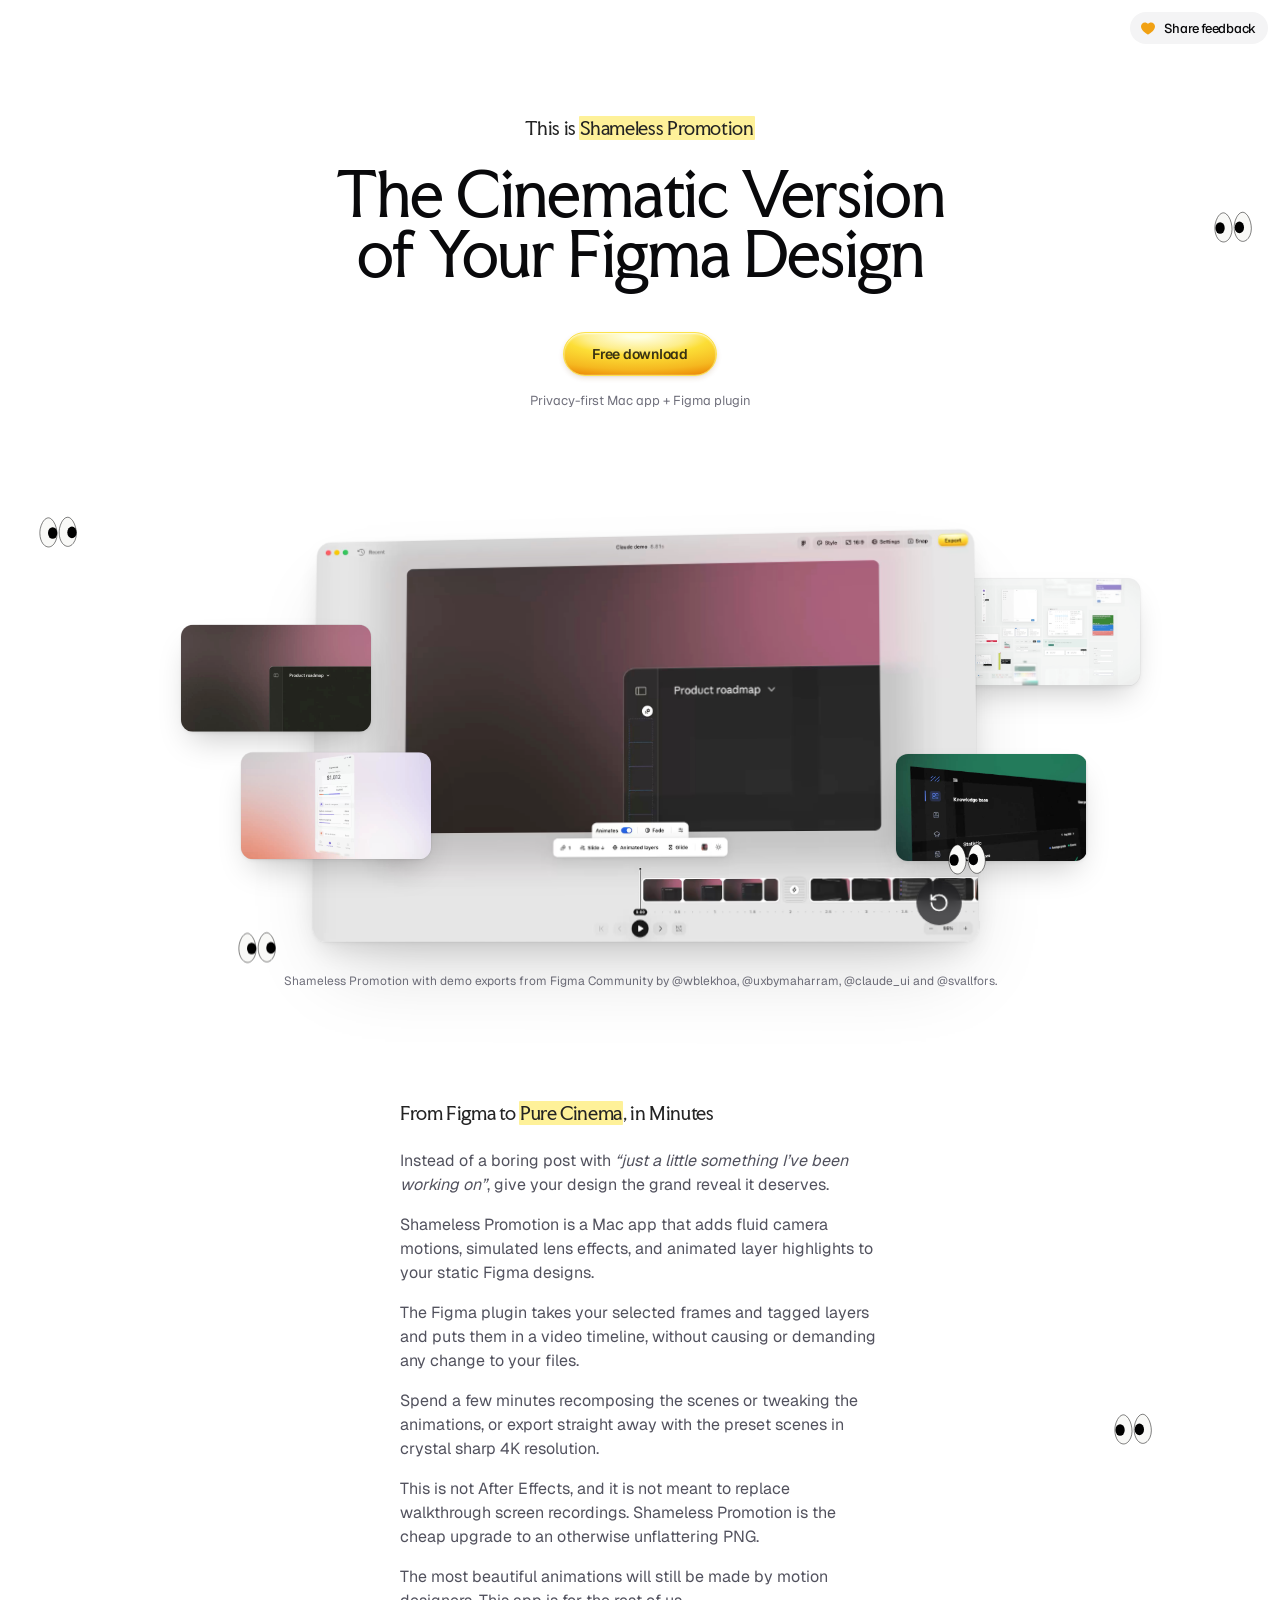
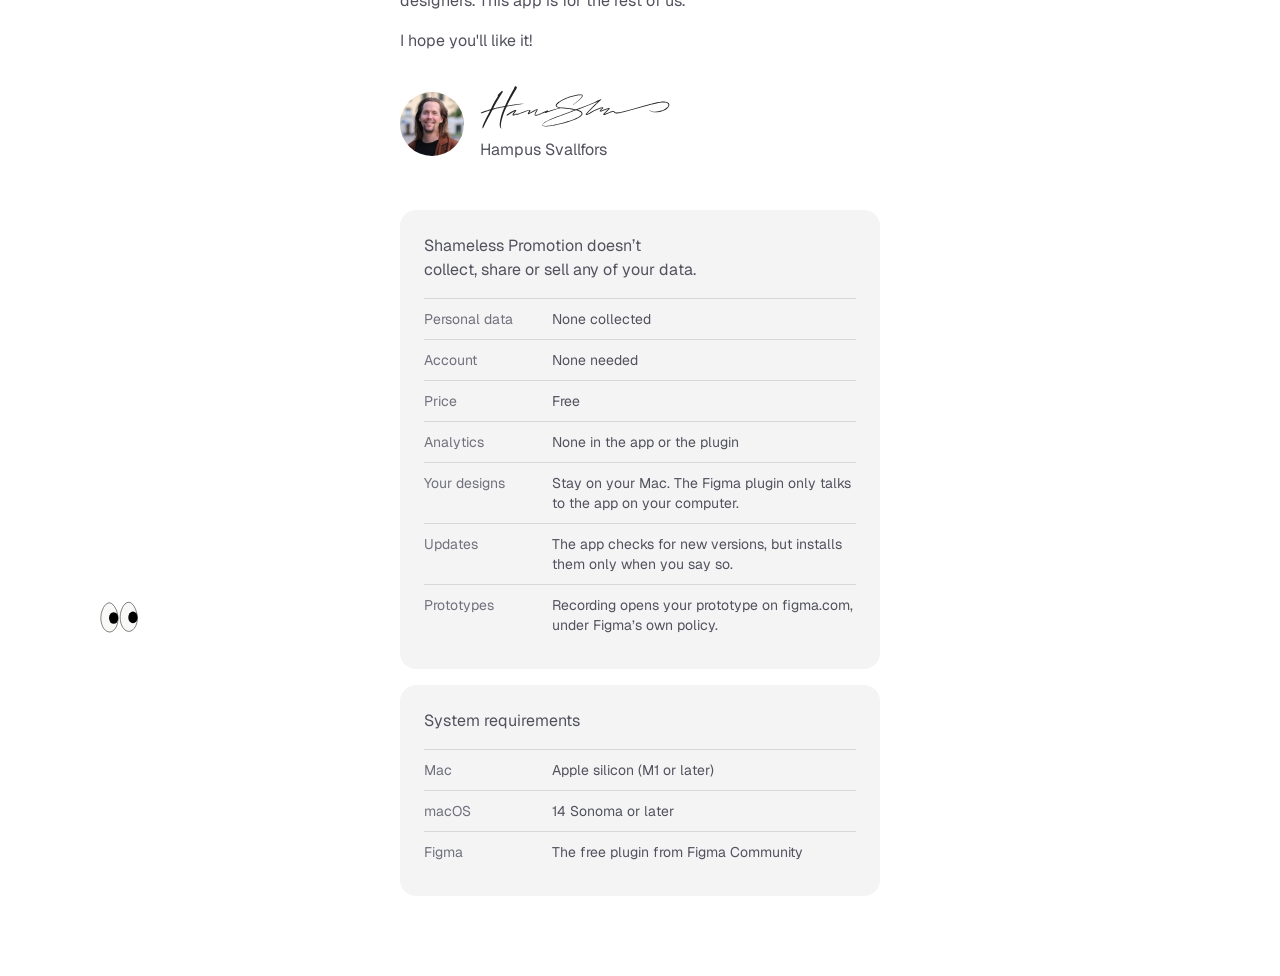
<file: index.html>
<!doctype html>
<html lang="en">
<head>
  <meta charset="utf-8">
  <meta name="viewport" content="width=device-width, initial-scale=1">
  <title>Shameless Promotion — The Cinematic Version of Your Figma Design</title>
  <meta name="description" content="Shameless Promotion is a free Mac app and Figma plugin that turns your static Figma designs into cinematic animations. Cinematic design videos, in minutes.">
  <meta property="og:title" content="Shameless Promotion">
  <meta property="og:description" content="The cinematic version of your Figma design. A free Mac app and Figma plugin.">
  <meta property="og:type" content="website">
  <meta property="og:url" content="https://shamelesspromotion.app/">
  <meta property="og:image" content="https://shamelesspromotion.app/assets/og.png">
  <meta property="og:image:width" content="1200">
  <meta property="og:image:height" content="630">
  <meta property="og:image:alt" content="Shameless Promotion, with the app's cartoon eyes">
  <meta name="twitter:card" content="summary_large_image">
  <meta name="twitter:image" content="https://shamelesspromotion.app/assets/og.png">
  <link rel="canonical" href="https://shamelesspromotion.app/">
  <!-- what search engines and AI agents read directly: a free macOS app,
       what it needs, where to get it. No version here; it ships weekly -->
  <script type="application/ld+json">
  {
    "@context": "https://schema.org",
    "@type": "SoftwareApplication",
    "name": "Shameless Promotion",
    "description": "A free Mac app and Figma plugin that turns your static Figma designs into cinematic animations, with camera motions, simulated lens effects and animated layers, exported in 4K.",
    "url": "https://shamelesspromotion.app/",
    "image": "https://shamelesspromotion.app/assets/og.png",
    "downloadUrl": "https://github.com/svallfors/shameless-promotion-releases/releases/latest",
    "applicationCategory": "DesignApplication",
    "operatingSystem": "macOS 14 or later",
    "softwareRequirements": "Apple silicon Mac, Figma",
    "isAccessibleForFree": true,
    "offers": { "@type": "Offer", "price": "0", "priceCurrency": "USD" },
    "author": { "@type": "Person", "name": "Hampus Svallfors", "url": "https://svallfors.com" },
    "sameAs": [
      "https://www.figma.com/community/plugin/1685059029492451885",
      "https://github.com/svallfors/shameless-promotion-releases"
    ]
  }
  </script>
  <meta name="theme-color" content="#ffffff" media="(prefers-color-scheme: light)">
  <meta name="theme-color" content="#0c0c0f" media="(prefers-color-scheme: dark)">
  <link rel="icon" href="assets/favicon.svg" type="image/svg+xml">
  <link rel="apple-touch-icon" href="assets/apple-touch-icon.png">
  <link rel="preconnect" href="https://fonts.googleapis.com">
  <link rel="preconnect" href="https://fonts.gstatic.com" crossorigin>
  <link rel="stylesheet" href="https://fonts.googleapis.com/css2?family=Faculty+Glyphic&family=Geist:ital,wght@0,400;0,500;0,600;1,400&display=swap">
  <link rel="stylesheet" href="styles.css?v=a01081664f">
</head>
<body>
  <main class="page">

    <!-- feedback in the page's top right corner (Hampus 2026-10-16), the footer retired -->
    <a class="pill feedback" href="https://github.com/svallfors/shameless-promotion-releases/issues/new">
      <svg width="16" height="16" viewBox="0 0 16 16" aria-hidden="true"><use href="assets/heart.svg#Frame"></use></svg>
      Share feedback
    </a>

    <header class="hero">
      <div class="hero-inner">
        <!-- the eyes: the app icon's subject, watching the cursor. Each pair
             is anchored to its column at the design's offsets, pulled in on a
             narrower window so it stays on screen, and drifts a little with
             the cursor at its own depth (parallax, main.js) -->
        <span class="eyes eyes-1" data-depth="0.018" aria-hidden="true"></span>
        <span class="eyes eyes-2" data-depth="0.010" aria-hidden="true"></span>
        <p class="eyebrow">This is <mark>Shameless Promotion</mark></p>
        <h1>The Cinematic Version <br>of Your Figma Design</h1>
        <div class="cta">
          <a class="button" id="download" href="https://github.com/svallfors/shameless-promotion-releases/releases/latest"><span>Free download</span></a>
          <p class="cta-note" id="cta-note"><a class="quiet" href="#privacy">Privacy-first</a> Mac app + <a class="quiet" href="https://www.figma.com/community/plugin/1685059029492451885">Figma plugin</a><span id="cta-version"></span></p>
        </div>
      </div>
    </header>

    <!-- THE SHOWCASE (Hampus 2026-10-16, his design): the app playing a film,
         big and leaning, with the four example films floating around it - three
         in front, one behind - each drifting at its own depth as the page
         scrolls (main.js). On narrow screens the app sits alone and the films
         follow in a snapping strip -->
    <section class="showcase" aria-label="Shameless Promotion playing a film, and four example films">
      <!-- the app window, light or dark with the page (main.js picks the file);
           it plays once as it comes into view, then offers a replay -->
      <div class="demo">
        <div class="demo-stage">
          <video class="demo-video" muted playsinline preload="none" width="3436" height="2122"
            data-light="videos/app-light.mp4" data-dark="videos/app-dark.mp4"
            data-poster-light="assets/poster-app-light.jpg" data-poster-dark="assets/poster-app-dark.jpg"></video>
          <button class="demo-replay" type="button" aria-label="Replay" hidden>
            <svg width="20" height="20" viewBox="0 0 24 24" fill="none" stroke="currentColor" stroke-width="2" stroke-linecap="round" stroke-linejoin="round" aria-hidden="true"><path d="M3 12a9 9 0 1 0 9-9 9.75 9.75 0 0 0-6.74 2.74L3 8"/><path d="M3 3v5h5"/></svg>
          </button>
        </div>
      </div>
      <!-- the four films, looping while on screen; data-scroll is how much faster
           (or, behind the app, slower) than the page each one scrolls -->
      <div class="clips">
        <figure class="clip clip-1" data-scroll="0.10">
          <video muted loop playsinline preload="none" poster="assets/poster-clip-1.jpg" data-src="videos/clip-1.mp4" width="1280" height="720"></video>
        </figure>
        <figure class="clip clip-2" data-scroll="-0.05">
          <video muted loop playsinline preload="none" poster="assets/poster-clip-2.jpg" data-src="videos/clip-2.mp4" width="1280" height="720"></video>
        </figure>
        <figure class="clip clip-3" data-scroll="0.06">
          <video muted loop playsinline preload="none" poster="assets/poster-clip-3.jpg" data-src="videos/clip-3.mp4" width="1280" height="720"></video>
        </figure>
        <figure class="clip clip-4" data-scroll="0.08">
          <video muted loop playsinline preload="none" poster="assets/poster-clip-4.jpg" data-src="videos/clip-4.mp4" width="1280" height="720"></video>
          <span class="eyes eyes-6" data-depth="0.016" aria-hidden="true"></span>
        </figure>
      </div>
      <span class="eyes eyes-5" data-depth="0.012" data-scroll="0.12" aria-hidden="true"></span>
    </section>
    <p class="clips-cap">Shameless Promotion with demo exports from Figma Community by <a class="quiet" href="https://www.figma.com/@wblekhoa">@wblekhoa</a>, <a class="quiet" href="https://www.figma.com/@uxbymaharram">@uxbymaharram</a>, <a class="quiet" href="https://www.figma.com/@claude_ui">@claude_ui</a> and <a class="quiet" href="https://www.figma.com/@svallfors">@svallfors</a>.</p>

    <section class="story">
      <span class="eyes eyes-3" data-depth="0.014" aria-hidden="true"></span>
      <h2>From Figma to <mark>Pure Cinema</mark>, in Minutes</h2>
      <p>Instead of a boring post with <em>“just a little something I’ve been working on”</em>, give your design the grand reveal it deserves.</p>
      <p>Shameless Promotion is a Mac app that adds fluid camera motions, simulated lens effects, and animated layer highlights to your static Figma designs.</p>
      <p>The Figma plugin takes your selected frames and tagged layers and puts them in a video timeline, without causing or demanding any change to your files.</p>
      <p>Spend a few minutes recomposing the scenes or tweaking the animations, or export straight away with the preset scenes in crystal sharp 4K resolution.</p>
      <p>This is not After Effects, and it is not meant to replace walkthrough screen recordings. Shameless Promotion is the cheap upgrade to an otherwise unflattering PNG.</p>
      <p>The most beautiful animations will still be made by motion designers. This app is for the rest of us.</p>
      <p>I hope you'll like it!</p>
      <div class="sign">
        <img class="avatar" src="assets/hampus.jpg" width="64" height="64" alt="">
        <div class="sign-text">
          <img class="signature" src="assets/signature.svg" width="248" height="59" alt="">
          <p class="sign-name"><a class="quiet" href="https://svallfors.com">Hampus Svallfors</a></p>
        </div>
      </div>
    </section>

    <!-- PRIVACY (Hampus 2026-09-30, "we don't track anything - something we
         should be proud about"): a contained last section, the claim and a
         short checklist. Every row is checked against the code: the app's
         only outside request is the update check to GitHub; the plugin's
         network access is localhost only (manifest allowedDomains). -->
    <div class="tiles">
    <section class="facts privacy" id="privacy" aria-labelledby="privacy-title">
      <span class="eyes eyes-4" data-depth="0.012" aria-hidden="true"></span>
      <h2 id="privacy-title">Shameless Promotion doesn’t collect, share or sell any of your data.</h2>
      <dl class="checklist">
        <div><dt>Personal data</dt><dd>None collected</dd></div>
        <div><dt>Account</dt><dd>None needed</dd></div>
        <div><dt>Price</dt><dd>Free</dd></div>
        <div><dt>Analytics</dt><dd>None in the app or the plugin</dd></div>
        <div><dt>Your designs</dt><dd>Stay on your Mac. The Figma plugin only talks to the app on your computer.</dd></div>
        <div><dt>Updates</dt><dd>The app checks for new versions, but installs them only when you say so.</dd></div>
        <div><dt>Prototypes</dt><dd>Recording opens your prototype on figma.com, under Figma’s own policy.</dd></div>
      </dl>
    </section>

    <!-- REQUIREMENTS (Hampus 2026-10-01): what the app needs, as a second
         tile under privacy, kept away from the Download button -->
    <section class="facts" id="requirements" aria-labelledby="requirements-title">
      <h2 id="requirements-title">System requirements</h2>
      <dl class="checklist">
        <div><dt>Mac</dt><dd>Apple silicon (M1 or later)</dd></div>
        <div><dt>macOS</dt><dd>14 Sonoma or later</dd></div>
        <div><dt>Figma</dt><dd>The free plugin from Figma Community</dd></div>
      </dl>
    </section>
    </div>

  </main>

  <!-- one eye pair, stamped into every .eyes by main.js: the egg from the
       app icon (Figma group 2134221130) mirrored the way the icon mirrors
       it, a pupil (with a glint for excitement) that main.js aims at the
       cursor, and lids that close like curtains, the upper one down to a
       line a little below the middle and the lower one up to meet it -->
  <template id="eyes-template">
    <svg viewBox="0 0 40 40" width="40" height="40">
      <defs>
        <path id="egg" d="M5.95898 1.41504C6.97668 0.62206 8.2803 0.0746626 9.52344 0.295898C11.8971 0.718315 13.5471 2.7454 14.7139 4.81641L14.9404 5.23047C15.9392 7.11129 16.6526 9.12942 17.0566 11.2187L17.1328 11.6377C17.2466 12.3319 17.3355 13.1081 17.3682 13.8057C17.376 13.9729 17.3899 14.1606 17.4033 14.3545C17.4169 14.5499 17.4306 14.7537 17.4404 14.9561C17.4603 15.3645 17.4618 15.7527 17.415 16.0518L17.4131 16.0674V16.082C17.3985 16.5359 17.3418 16.9519 17.3125 17.4307C17.2851 17.88 17.2524 18.2937 17.2021 18.7207L17.1455 19.1533L17.1445 19.165C17.1437 19.1736 17.1424 19.1829 17.1416 19.1914C17.1412 19.196 17.1401 19.2005 17.1396 19.2051C16.5431 22.4197 15.2002 25.9376 12.5869 27.9414C11.2004 29.0045 9.6425 29.5479 7.98438 29.3301C6.25568 29.1029 4.65309 27.9234 3.50977 26.5684L3.28711 26.2949C0.577991 22.7938 -0.168792 17.8277 0.450195 13.4707C1.04536 9.28188 2.65046 4.16561 5.95898 1.41504Z"/>
        <clipPath id="egg-clip"><use href="#egg"/></clipPath>
      </defs>
      <g class="eye" transform="translate(19.3 5.6) scale(-1 1)">
        <g class="body">
          <use href="#egg" class="sclera"/>
          <g class="iris">
            <ellipse class="pupil" cx="8.85" cy="15.4" rx="4.65" ry="5.85"/>
            <circle class="glint" cx="10.7" cy="12.9" r="0"/>
          </g>
          <g clip-path="url(#egg-clip)">
            <path class="lid lower" d="M-2 17 Q8.7 19.6 20 17 V33 H-2 Z"/>
            <g class="upper">
              <path class="lid" d="M-2 -8 H20 V17 Q8.7 19.6 -2 17 Z"/>
              <path class="lid-line" d="M-2 17 Q8.7 19.6 20 17"/>
            </g>
          </g>
          <use href="#egg" class="rim"/>
        </g>
      </g>
      <g class="eye" transform="translate(38.6 5) scale(-1 1)">
        <g class="body">
          <use href="#egg" class="sclera"/>
          <g class="iris">
            <ellipse class="pupil" cx="8.85" cy="15.4" rx="4.65" ry="5.85"/>
            <circle class="glint" cx="10.7" cy="12.9" r="0"/>
          </g>
          <g clip-path="url(#egg-clip)">
            <path class="lid lower" d="M-2 17 Q8.7 19.6 20 17 V33 H-2 Z"/>
            <g class="upper">
              <path class="lid" d="M-2 -8 H20 V17 Q8.7 19.6 -2 17 Z"/>
              <path class="lid-line" d="M-2 17 Q8.7 19.6 20 17"/>
            </g>
          </g>
          <use href="#egg" class="rim"/>
        </g>
      </g>
    </svg>
  </template>

  <script src="main.js?v=11e5f7ed7f" defer></script>
</body>
</html>
</file>
<file: styles.css>
/* Shameless Promotion — the page (2026-09-17). Built from Hampus's Figma frame
   513:3155: Faculty Glyphic for the headlines (title case, salt/dlig on),
   Geist for everything else. Light is the designed mode; dark is derived here
   with the app's own night palette. */

/* the example clips' width in the narrow screens' strip until main.js fits it (see .clips) */
:root { --clip-w: min(600px, 70vw); }
/* the app window's width in the showcase; the hero sizes against it too */
:root { --ui-w: min(960px, 52vw); }
:root {
  color-scheme: light dark;
  --bg: #ffffff;
  --text: #09090b;        /* headline */
  --text-2: #232323;      /* eyebrow */
  --text-3: #52525e;      /* body */
  --text-dim: #71717d;    /* notes, footer */
  --text-label: #71717d;  /* the checklists' labels */
  --pill: #f4f4f5;
  --pill-hover: #e9e9ec;
  --tile: #f4f4f5;
  /* the app demo's edge: a soft lift on light, a light hairline on dark */
  --demo-edge: 0 0 0 0.5px rgba(0, 0, 0, 0.06), 0 2px 4px rgba(0, 0, 0, 0.04), 0 12px 32px -8px rgba(0, 0, 0, 0.14), 0 40px 80px -24px rgba(0, 0, 0, 0.18);
  /* the floating films' edge, the same lift a size down */
  --clip-edge: 0 0 0 0.5px rgba(0, 0, 0, 0.06), 0 2px 4px rgba(0, 0, 0, 0.05), 0 16px 32px -10px rgba(0, 0, 0, 0.22);
  /* an enlarged film: lifted well clear of the blurred page */
  --lightbox-edge: 0 0 0 0.5px rgba(0, 0, 0, 0.08), 0 8px 16px rgba(0, 0, 0, 0.06), 0 40px 100px -24px rgba(0, 0, 0, 0.35);
  --hl: #fef199;          /* the marker highlight */
  --hl-text: #232323;
  --btn-border: #fce24c;
  --btn-text: #09090b;
  --sclera: #f9f9f7;
  --eye-line: #000000;
  --pupil: #000000;
}
@media (prefers-color-scheme: dark) {
  :root:not([data-theme="light"]) {
    --bg: #18181b;
    --text: #e4e4e7;
    --text-2: #fafafa;
    --text-3: #d4d4d8;
    --text-dim: #71717d;
    --text-label: #a1a1aa;
    --pill: #27272a;
    --pill-hover: #323236;
    --tile: #27272a;
    --demo-edge: 0 0 0 1px rgba(255, 255, 255, 0.14), 0 40px 80px -24px rgba(0, 0, 0, 0.5);
    --clip-edge: 0 0 0 1px rgba(255, 255, 255, 0.14), 0 16px 32px -10px rgba(0, 0, 0, 0.55);
    --lightbox-edge: 0 0 0 1px rgba(255, 255, 255, 0.14), 0 40px 100px -24px rgba(0, 0, 0, 0.7);
    --hl: transparent;      /* dark: the marker becomes yellow type */
    --hl-text: #fce24c;
    --btn-border: #fce24c;
    --btn-text: #18181b;
    --sclera: #fafafa;
    --eye-line: #18181b;
    --pupil: #18181b;
}
}
:root[data-theme="dark"] {
    --bg: #18181b;
    --text: #e4e4e7;
    --text-2: #fafafa;
    --text-3: #d4d4d8;
    --text-dim: #71717d;
    --text-label: #a1a1aa;
    --pill: #27272a;
    --pill-hover: #323236;
    --tile: #27272a;
    --demo-edge: 0 0 0 1px rgba(255, 255, 255, 0.14), 0 40px 80px -24px rgba(0, 0, 0, 0.5);
    --clip-edge: 0 0 0 1px rgba(255, 255, 255, 0.14), 0 16px 32px -10px rgba(0, 0, 0, 0.55);
    --lightbox-edge: 0 0 0 1px rgba(255, 255, 255, 0.14), 0 40px 100px -24px rgba(0, 0, 0, 0.7);
    --hl: transparent;      /* dark: the marker becomes yellow type */
    --hl-text: #fce24c;
    --btn-border: #fce24c;
    --btn-text: #18181b;
    --sclera: #fafafa;
    --eye-line: #18181b;
    --pupil: #18181b;
}

* { box-sizing: border-box; }
html { -webkit-text-size-adjust: 100%; }
body {
  margin: 0;
  background: var(--bg);
  color: var(--text-3);
  font-family: Geist, ui-sans-serif, system-ui, -apple-system, "Helvetica Neue", Arial, sans-serif;
  font-feature-settings: "salt" 1, "ordn" 1, "dlig" 1;
  -webkit-font-smoothing: antialiased;
  text-rendering: optimizeLegibility;
  /* no lone last words, page-wide (Hampus 2026-10-05); headings, the
     privacy claim and the film caption keep their own balance */
  text-wrap: pretty;
}
a { color: inherit; }

.page {
  position: relative;
  display: flex;
  flex-direction: column;
  align-items: center;
  gap: 48px;
  min-height: 100vh;
  padding: 64px 16px 80px; /* the foot: room under the last tile now the footer is gone */
  overflow-x: clip;
}
@media (max-width: 720px) {
  .page { padding: 72px 24px 64px; gap: 40px; } /* clear of the feedback pill */
}

/* ---------- type ---------- */
h1, h2, .eyebrow {
  font-family: "Faculty Glyphic", Georgia, "Times New Roman", serif;
  font-weight: 400;
  margin: 0;
}
h1 {
  color: var(--text);
  font-size: clamp(38px, 7vw, 60px);
  line-height: 1;
  letter-spacing: -0.02em;
  text-align: center;
  text-wrap: balance;
}
.eyebrow, h2 {
  color: var(--text-2);
  font-size: 18px;
  line-height: normal;
  letter-spacing: -0.02em;
}
mark {
  background: var(--hl);
  color: var(--hl-text);
  padding: 0 1px;
  border-radius: 1px;
  -webkit-box-decoration-break: clone;
  box-decoration-break: clone;
}
/* links that read as the text around them until hovered, then take the
   yellow marker with darker type (Hampus 2026-10-01; on the dark ground the
   marker is yellow type, as everywhere). The marker's padding is pulled back
   with a negative margin so the words never move */
a.quiet {
  text-decoration: none;
  padding: 0 1px;
  margin: 0 -1px;
  border-radius: 1px;
  transition: background-color 120ms ease, color 120ms ease;
}
a.quiet:hover, a.quiet:focus-visible { background: var(--hl); color: var(--hl-text); }

/* ---------- hero ---------- */
/* the first screen (Hampus 2026-10-16): the hero centred in the room above
   the showcase, which runs about 10% of its height past the fold - air at
   the top, and a nudge to scroll. The showcase is the app window's height
   (--ui-w at the recording's 2122/3436, less its 4 cropped rows); above it
   sit the page's 64 px top, the 48 px gap and its own 24 px. A short window
   leaves the hero at its own height */
.hero {
  --show-h: calc(var(--ui-w) * 2122 / 3436 - 4px);
  display: flex;
  flex-direction: column;
  align-items: center;
  justify-content: center;
  width: 100%;
  min-height: calc(100svh - 64px - 48px - 24px - 0.9 * var(--show-h));
}
.hero-inner {
  position: relative;
  display: flex;
  flex-direction: column;
  align-items: center;
  gap: 24px;
  width: 100%;
  max-width: 672px;
  text-align: center;
}
.cta {
  display: flex;
  flex-direction: column;
  align-items: center;
  gap: 16px;
  margin-top: 24px;
}
.cta-note {
  margin: 0;
  color: var(--text-dim);
  font-size: 13px;
  font-feature-settings: "salt" 1, "ordn" 1, "ss02" 1, "ss03" 1, "ss04" 1, "ss05" 1, "ss06" 1, "dlig" 1;
}

/* the yellow pill: the design's radial gradient (a hot spot near the top
   center falling to amber at the rim), a hairline yellow border and the
   two soft drop shadows; inner highlight along the top edge */
.button {
  position: relative;
  display: inline-flex;
  align-items: center;
  height: 44px;
  padding: 0 28px;
  border-radius: 999px;
  border: 1px solid var(--btn-border);
  color: var(--btn-text);
  text-decoration: none;
  font-weight: 600;
  font-size: 14px;
  letter-spacing: -0.02em;
  font-feature-settings: "salt" 1, "ordn" 1, "ss02" 1, "ss03" 1, "ss04" 1, "ss05" 1, "ss06" 1, "dlig" 1;
  background:
    radial-gradient(150px 42px at 48% 5%,
      #fefee2 7%, #fef6b7 21%, #fdee8c 35%, #fde661 42%, #fcde36 49%, #f5b820 82%, #ee910a 100%);
  box-shadow:
    0 0.5px 1px rgba(101, 61, 21, 0.08),
    0 2.4px 5.3px rgba(130, 74, 19, 0.14),
    inset 0 0 0.5px 0.2px rgba(255, 255, 255, 0.6),
    inset 0 1.6px 2.1px -0.5px #fefcd5,
    inset 0 -0.25px 0.6px rgba(0, 0, 0, 0.05);
  transition: transform 0.15s ease, box-shadow 0.15s ease, filter 0.15s ease;
}
.button > span { opacity: 0.8; }
.button:hover { filter: brightness(1.03); box-shadow:
    0 1px 2px rgba(101, 61, 21, 0.10),
    0 4px 10px rgba(130, 74, 19, 0.18),
    inset 0 0 0.5px 0.2px rgba(255, 255, 255, 0.6),
    inset 0 1.6px 2.1px -0.5px #fefcd5,
    inset 0 -0.25px 0.6px rgba(0, 0, 0, 0.05); }
.button:active { transform: translateY(1px); filter: brightness(0.98); }
.button:focus-visible { outline: 2px solid var(--btn-border); outline-offset: 3px; }

/* ---------- the showcase: the app and the floating films ---------- */
/* THE SHOWCASE (Hampus 2026-10-16, his design): the app's window playing a
   film, big, with a slight lean and turn, and the four example films floating
   around it - two on the left and one on the right in front, one on the right
   tucked behind the window. Every place and size is a share of the window's
   width (--ui-w), measured off the design, so the picture scales as one; the
   films and a pair of eyes drift at their own depths as the page scrolls
   (main.js). Narrow screens get the window alone, then the films in a strip. */
.showcase {
  position: relative;
  isolation: isolate; /* the films layer against the window and nothing else */
  width: var(--ui-w);
  margin-top: 24px;
}
/* THE APP: a recording of the whole window playing a film, light or dark with
   the page; it plays once when it comes into view and offers a replay.
   Rounded corners on the square recording, a soft lift on light and a light
   hairline on dark */
.demo {
  position: relative;
  z-index: 1;
  width: 100%;
  perspective: 2400px;
}
.demo-stage {
  position: relative;
  overflow: hidden; /* crops the recording's top and bottom edges (.demo-video's margins) */
  border-radius: 14px;
  box-shadow: var(--demo-edge);
  transform: rotateX(5deg) rotateY(-7deg);
  transform-origin: 50% 50%;
}
.demo-video {
  display: block;
  width: 100%;
  height: auto;
  aspect-ratio: 3436 / 2122;
  margin: -2px 0; /* the recording's first and last rows go (Hampus 2026-10-14: crop 2 px at the bottom, then the top as well) */
  border-radius: 14px;
  background: var(--tile);
}
.demo-replay {
  position: absolute;
  right: 16px;
  bottom: 16px;
  display: grid;
  place-items: center;
  width: 44px;
  height: 44px;
  padding: 0;
  border: 0;
  border-radius: 9999px;
  background: rgba(24, 24, 27, 0.72);
  color: #fff;
  cursor: pointer;
  backdrop-filter: blur(8px);
  -webkit-backdrop-filter: blur(8px);
  transition: background-color 120ms ease, transform 120ms ease;
}
.demo-replay:hover { background: rgba(24, 24, 27, 0.88); }
.demo-replay:active { transform: scale(0.96); }
.demo-replay:focus-visible { outline: 2px solid #fff; outline-offset: 2px; }
.demo-replay[hidden] { display: none; }

/* the films: placed around the window, a little over a quarter of its width
   each. No z-index on the wrapper, so each film layers against the window */
.clips { position: absolute; inset: 0; pointer-events: none; }
.clip {
  position: absolute;
  width: calc(var(--ui-w) * 0.286);
  margin: 0;
  z-index: 2;
  pointer-events: auto;
  cursor: zoom-in;
}
.clip:focus-visible { outline: none; }
.clip:focus-visible video { outline: 2px solid var(--btn-border); outline-offset: 3px; }
.clip video {
  display: block;
  width: 100%;
  height: auto;
  aspect-ratio: 16 / 9;
  object-fit: cover;
  border-radius: 12px;
  background: var(--tile);
  box-shadow: var(--clip-edge);
}
.clip-1 { left: calc(var(--ui-w) * -0.19);  top: calc(var(--ui-w) * 0.093); }
.clip-3 { left: calc(var(--ui-w) * -0.10);  top: calc(var(--ui-w) * 0.302); }
.clip-4 { left: calc(var(--ui-w) * 0.885);  top: calc(var(--ui-w) * 0.297); }
/* behind the window, its left edge under the window's right */
.clip-2 { left: calc(var(--ui-w) * 0.965);  top: calc(var(--ui-w) * 0.089); z-index: 0; }
/* the two new pairs of eyes: one by the window's foot on the left, one
   peeking over the green film's bottom edge */
.showcase .eyes { z-index: 3; }
.eyes-5 { left: calc(var(--ui-w) * -0.106); top: calc(var(--ui-w) * 0.54); }
.eyes-6 { left: calc(37% - 20px); top: calc(100% - 22px); }

/* AN ENLARGED FILM (Hampus 2026-10-16: "clicking one centers it, brings it
   forward, blurs the back content. Clicking anywhere again returns it"): a
   copy of the film grows out of its spot to the middle of the screen over a
   veil that blurs the page (main.js); a click anywhere or Esc sends it back */
.lightbox {
  position: fixed;
  inset: 0;
  z-index: 50;
  display: grid;
  place-items: center;
  cursor: zoom-out;
}
.lightbox-veil {
  position: absolute;
  inset: 0;
  background: color-mix(in srgb, var(--bg) 50%, transparent);
  -webkit-backdrop-filter: blur(16px);
  backdrop-filter: blur(16px);
}
.lightbox video {
  position: relative;
  display: block;
  width: min(92vw, 1280px, calc(86svh * 16 / 9));
  height: auto;
  aspect-ratio: 16 / 9;
  object-fit: cover;
  border-radius: 24px; /* rounder than in place, a hint of the film scaled up (Hampus 2026-10-16) */
  background: var(--tile);
  box-shadow: var(--lightbox-edge);
  transform-origin: 0 0;
}
/* the film and its caption: the caption hangs under the film, so the film
   itself stays in the middle of the screen */
.lightbox-film { position: relative; }
.lightbox-cap {
  position: absolute;
  top: calc(100% + 16px);
  left: 0;
  right: 0;
  margin: 0;
  color: var(--text-label); /* the footer grey, lighter on dark: it reads over the blurred page */
  font-size: 12px;
  line-height: 16px;
  text-align: center;
  text-wrap: balance;
}
.lightbox:focus { outline: none; }
html.lightbox-open { overflow: hidden; }

/* what the window and the films are and whose designs they show */
.clips-cap {
  width: min(100%, 880px);
  margin: -16px 0 64px; /* close under the showcase, then air before the story (Hampus 2026-10-16: more space) */
  color: var(--text-dim);
  font-size: 12px;
  line-height: 16px;
  text-align: center;
  text-wrap: balance;
}

/* narrower windows: the window alone at the column's width, then the films
   in one row that runs to the window's edges and snaps film by film; the
   film width (--clip-w, set by main.js) always leaves 30% of the next one
   showing, so the strip reads as one that scrolls */
@media (max-width: 900px) {
  .hero { min-height: 0; }
  .showcase { width: 100%; display: flex; flex-direction: column; gap: 24px; margin-top: 0; }
  .demo { width: min(100%, 960px); align-self: center; }
  .showcase > .eyes, .eyes-6 { display: none; }
  .clips {
    position: static;
    display: flex;
    gap: 16px;
    width: calc(100% + 32px);
    margin: 0 -16px;
    padding: 0 16px 8px;
    overflow-x: auto;
    scroll-snap-type: x mandatory;
    scroll-padding: 0 16px;
    -webkit-overflow-scrolling: touch;
    scrollbar-width: thin;
    scrollbar-color: rgba(127, 127, 127, 0.35) transparent; /* reads on either ground */
    pointer-events: auto;
  }
  .clip { position: static; flex: 0 0 var(--clip-w); width: auto; min-width: 0; scroll-snap-align: start; }
  .lightbox video { border-radius: 16px; }
  .clip:last-child { scroll-snap-align: end; }
  .clip video { box-shadow: none; }
  .clips-cap { margin: -24px 0 24px; }
}
@media (max-width: 720px) {
  .demo-stage, .demo-video { border-radius: 10px; }
  .demo-replay { right: 10px; bottom: 10px; width: 36px; height: 36px; }
  .clips {
    gap: 12px;
    width: calc(100% + 48px);
    margin: 0 -24px;
    padding: 0 24px;
    scroll-padding: 0 24px;
    scrollbar-width: none;
  }
  .clips::-webkit-scrollbar { display: none; }
  .clip video { border-radius: 10px; }
  .clips-cap { margin: -16px 0 16px; }
  /* the designed two-line break is for the wide headline; narrow, let
     text-wrap: balance find the lines */
  h1 br { display: none; }
}
/* ---------- story ---------- */
.story {
  position: relative;
  display: flex;
  flex-direction: column;
  gap: 24px;
  width: 100%;
  max-width: 480px;
}
.story h2 { margin: 0; }
.story p {
  margin: 0;
  font-size: 16px;
  line-height: 24px;
}
.story p + p { margin-top: -8px; }
/* the signature a little smaller, the name in plain type under it (Hampus
   2026-09-30); the ink is decorative, the name reads */
/* the face from the plugin's Community page, beside the signature (Hampus 2026-09-30) */
.sign { display: flex; align-items: center; gap: 16px; margin-top: 8px; }
.avatar { display: block; flex: none; width: 64px; height: 64px; border-radius: 50%; }
.sign-text { display: flex; flex-direction: column; gap: 8px; min-width: 0; }
.signature {
  display: block;
  width: 192px;
  max-width: 100%;
  height: auto;
}
.story .sign-name { margin: 0; }
/* the signature is black ink; flip it on the night ground */
:root[data-theme="dark"] .signature { filter: invert(1); }
@media (prefers-color-scheme: dark) {
  :root:not([data-theme="light"]) .signature { filter: invert(1); }
}

/* ---------- privacy and requirements ---------- */
/* contained last sections (Hampus 2026-09-30): the claim, then a checklist
   of label and answer rows on the tile ground; the two tiles sit close */
.tiles {
  display: flex;
  flex-direction: column;
  align-items: center;
  gap: 16px;
  width: 100%;
}
.facts {
  position: relative;
  display: flex;
  flex-direction: column;
  gap: 16px;
  width: 100%;
  max-width: 480px;
  padding: 24px;
  border-radius: 16px;
  background: var(--tile);
}
/* the claim IS the section's heading (Hampus 2026-09-30), set like the
   body text it replaced - not the display face */
.facts h2 {
  font-family: inherit;
  font-size: 16px;
  line-height: 24px;
  letter-spacing: normal;
  color: var(--text-3);
  text-wrap: balance;
}
.checklist {
  display: flex;
  flex-direction: column;
  margin: 0;
  font-size: 14px;
  line-height: 20px;
}
.checklist > div {
  display: grid;
  grid-template-columns: 112px 1fr;
  gap: 16px;
  padding: 10px 0;
  border-top: 1px solid color-mix(in srgb, var(--text-dim) 22%, transparent);
}
.checklist dt { color: var(--text-label); }
.checklist dd { margin: 0; color: var(--text-3); }
@media (max-width: 480px) {
  .checklist > div { grid-template-columns: 1fr; gap: 2px; }
}

/* ---------- feedback ---------- */
/* in the page's top right corner, 12 px in from the top and the side (Hampus 2026-10-16) */
.feedback { position: absolute; top: 12px; right: 12px; z-index: 2; }
.pill {
  display: inline-flex;
  align-items: center;
  gap: 8px;
  height: 32px;
  padding: 0 12px 0 10px;
  border-radius: 9999px;
  background: var(--pill);
  color: var(--text);
  text-decoration: none;
  font-size: 13px;
  font-weight: 500;
  letter-spacing: -0.02em;
  white-space: nowrap;
  font-feature-settings: "salt" 1, "ordn" 1, "ss02" 1, "ss03" 1, "ss04" 1, "ss05" 1, "ss06" 1, "dlig" 1;
  transition: background 0.15s ease;
}
.pill:hover { background: var(--pill-hover); }
.pill svg { color: #f5a623; }

/* ---------- the eyes ---------- */
/* anchored to the hero (672 wide) and the story (480 wide) at the design's
   offsets; the min()/max() pull a pair inward when the window is narrower
   than the design so it never leaves the screen or lands on the text */
.eyes {
  position: absolute;
  width: 40px;
  height: 40px;
  pointer-events: none;
  will-change: transform;
  z-index: 1;
}
.eyes-1 { top: 91px;  left: min(calc(100% + 237px), calc(50vw + 280px)); }
.eyes-2 { top: 396px; left: max(-266px, calc(352px - 50vw)); }
.eyes-3 { top: 308px; left: min(calc(100% + 233px), calc(50vw + 184px)); }
/* left of the privacy tile, by its foot (Hampus 2026-10-01); the tile is
   480 wide and centred, so 256px - 50vw keeps the pair 16px off the edge */
.eyes-4 { top: 387px; left: max(-301px, calc(256px - 50vw)); }
.eyes svg { display: block; width: 100%; height: 100%; overflow: visible; }
.eyes .sclera, .eyes .lid { fill: var(--sclera); }
.eyes .rim, .eyes .lid-line { fill: none; stroke: var(--eye-line); stroke-width: 0.5; vector-effect: non-scaling-stroke; }
.eyes .pupil { fill: var(--pupil); }
.eyes .glint { fill: var(--sclera); }
@media (max-width: 720px) {
  .eyes { display: none; }
}
</file>
